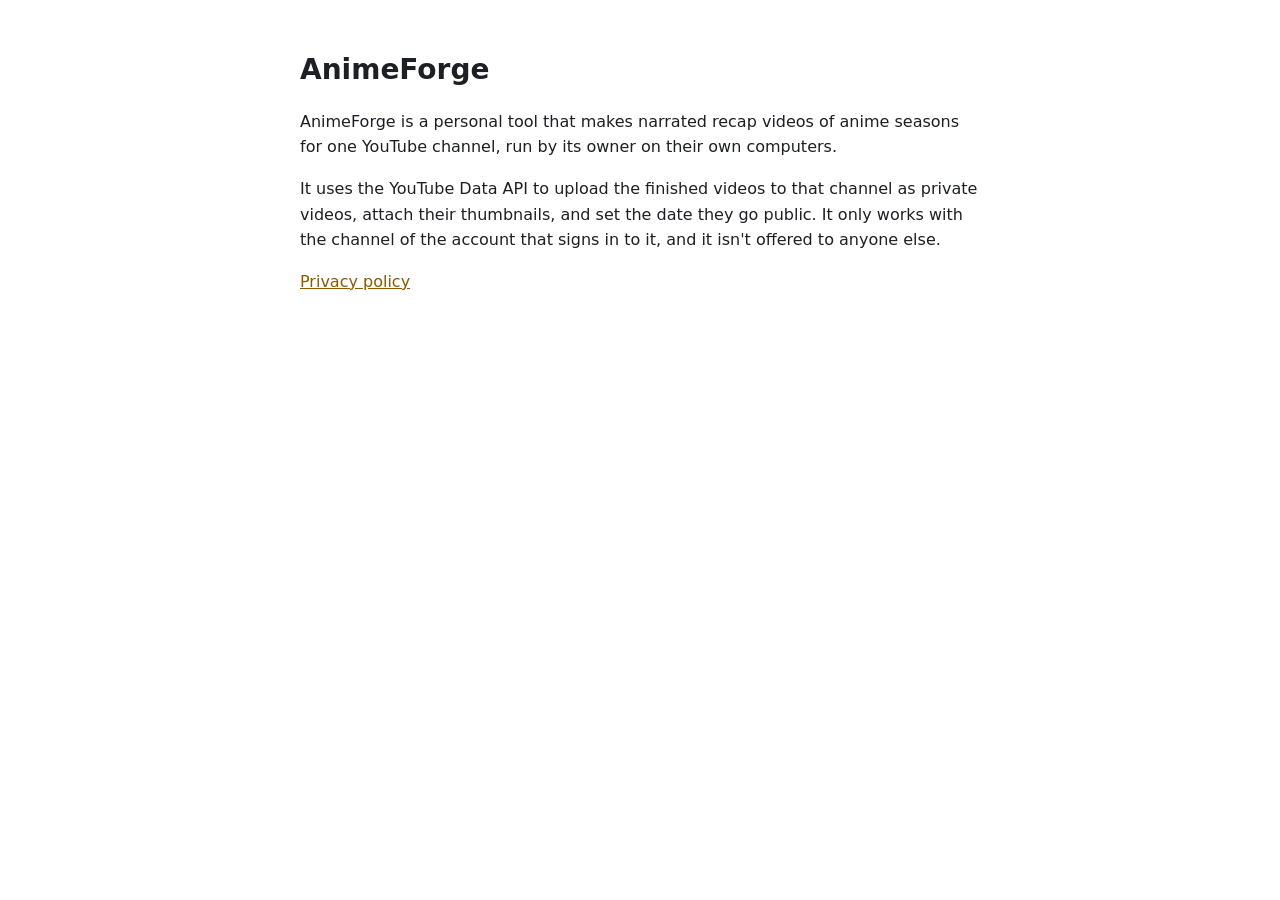
<file: index.html>
<!doctype html>
<html lang="en">
<head>
  <meta charset="utf-8">
  <meta name="viewport" content="width=device-width, initial-scale=1">
  <title>AnimeForge</title>
  <link rel="stylesheet" href="style.css">
</head>
<body>
  <main>
    <h1>AnimeForge</h1>
    <p>AnimeForge is a personal tool that makes narrated recap videos of anime seasons for one YouTube channel, run by
      its owner on their own computers.</p>
    <p>It uses the YouTube Data API to upload the finished videos to that channel as private videos, attach their
      thumbnails, and set the date they go public. It only works with the channel of the account that signs in to it,
      and it isn't offered to anyone else.</p>
    <p><a href="privacy.html">Privacy policy</a></p>
  </main>
</body>
</html>
</file>
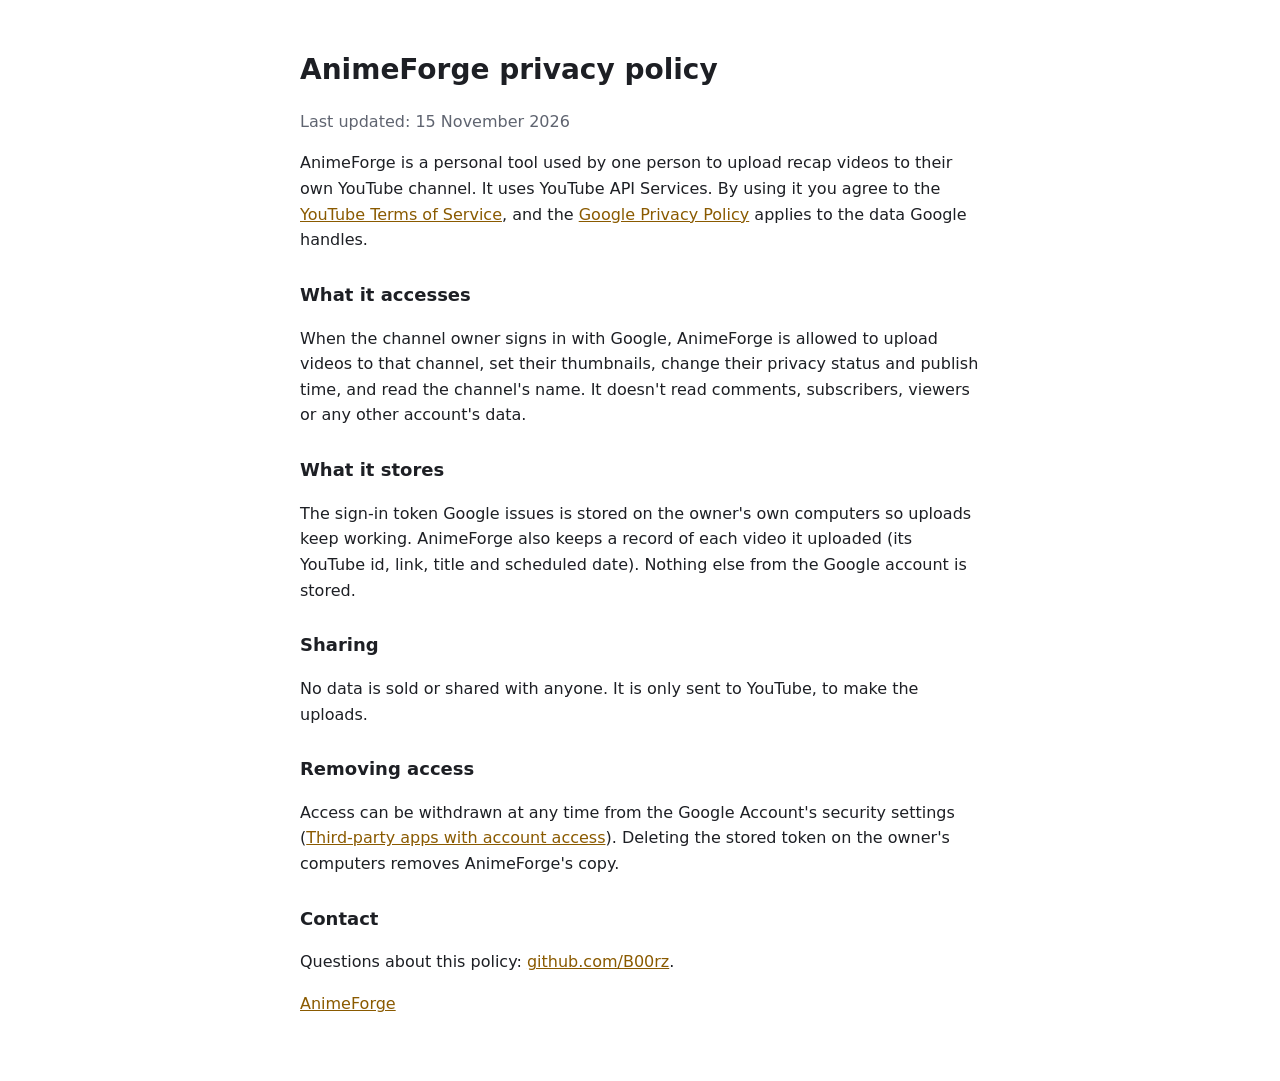
<file: privacy.html>
<!doctype html>
<html lang="en">
<head>
  <meta charset="utf-8">
  <meta name="viewport" content="width=device-width, initial-scale=1">
  <title>AnimeForge privacy policy</title>
  <link rel="stylesheet" href="style.css">
</head>
<body>
  <main>
    <h1>AnimeForge privacy policy</h1>
    <p class="muted">Last updated: 15 November 2026</p>

    <p>AnimeForge is a personal tool used by one person to upload recap videos to their own YouTube channel. It uses
      YouTube API Services. By using it you agree to the
      <a href="https://www.youtube.com/t/terms">YouTube Terms of Service</a>, and the
      <a href="https://policies.google.com/privacy">Google Privacy Policy</a> applies to the data Google handles.</p>

    <h2>What it accesses</h2>
    <p>When the channel owner signs in with Google, AnimeForge is allowed to upload videos to that channel, set their
      thumbnails, change their privacy status and publish time, and read the channel's name. It doesn't read
      comments, subscribers, viewers or any other account's data.</p>

    <h2>What it stores</h2>
    <p>The sign-in token Google issues is stored on the owner's own computers so uploads keep working. AnimeForge also
      keeps a record of each video it uploaded (its YouTube id, link, title and scheduled date). Nothing else from the
      Google account is stored.</p>

    <h2>Sharing</h2>
    <p>No data is sold or shared with anyone. It is only sent to YouTube, to make the uploads.</p>

    <h2>Removing access</h2>
    <p>Access can be withdrawn at any time from the Google Account's security settings
      (<a href="https://myaccount.google.com/permissions">Third-party apps with account access</a>). Deleting the stored
      token on the owner's computers removes AnimeForge's copy.</p>

    <h2>Contact</h2>
    <p>Questions about this policy: <a href="https://github.com/B00rz">github.com/B00rz</a>.</p>

    <p><a href="index.html">AnimeForge</a></p>
  </main>
</body>
</html>
</file>
<file: style.css>
:root { --bg: #ffffff; --text: #1d1f24; --muted: #5f6470; --link: #8a5a00; }
@media (prefers-color-scheme: dark) { :root { --bg: #0e1014; --text: #e8eaee; --muted: #9aa0ab; --link: #f5b301; } }
body { margin: 0; background: var(--bg); color: var(--text); font: 16px/1.6 system-ui, -apple-system, "Segoe UI", sans-serif; }
main { max-width: 680px; margin: 0 auto; padding: 48px 16px; }
h1 { font-size: 28px; margin: 0 0 16px; }
h2 { font-size: 18px; margin: 28px 0 6px; }
a { color: var(--link); }
.muted { color: var(--muted); }
</file>
